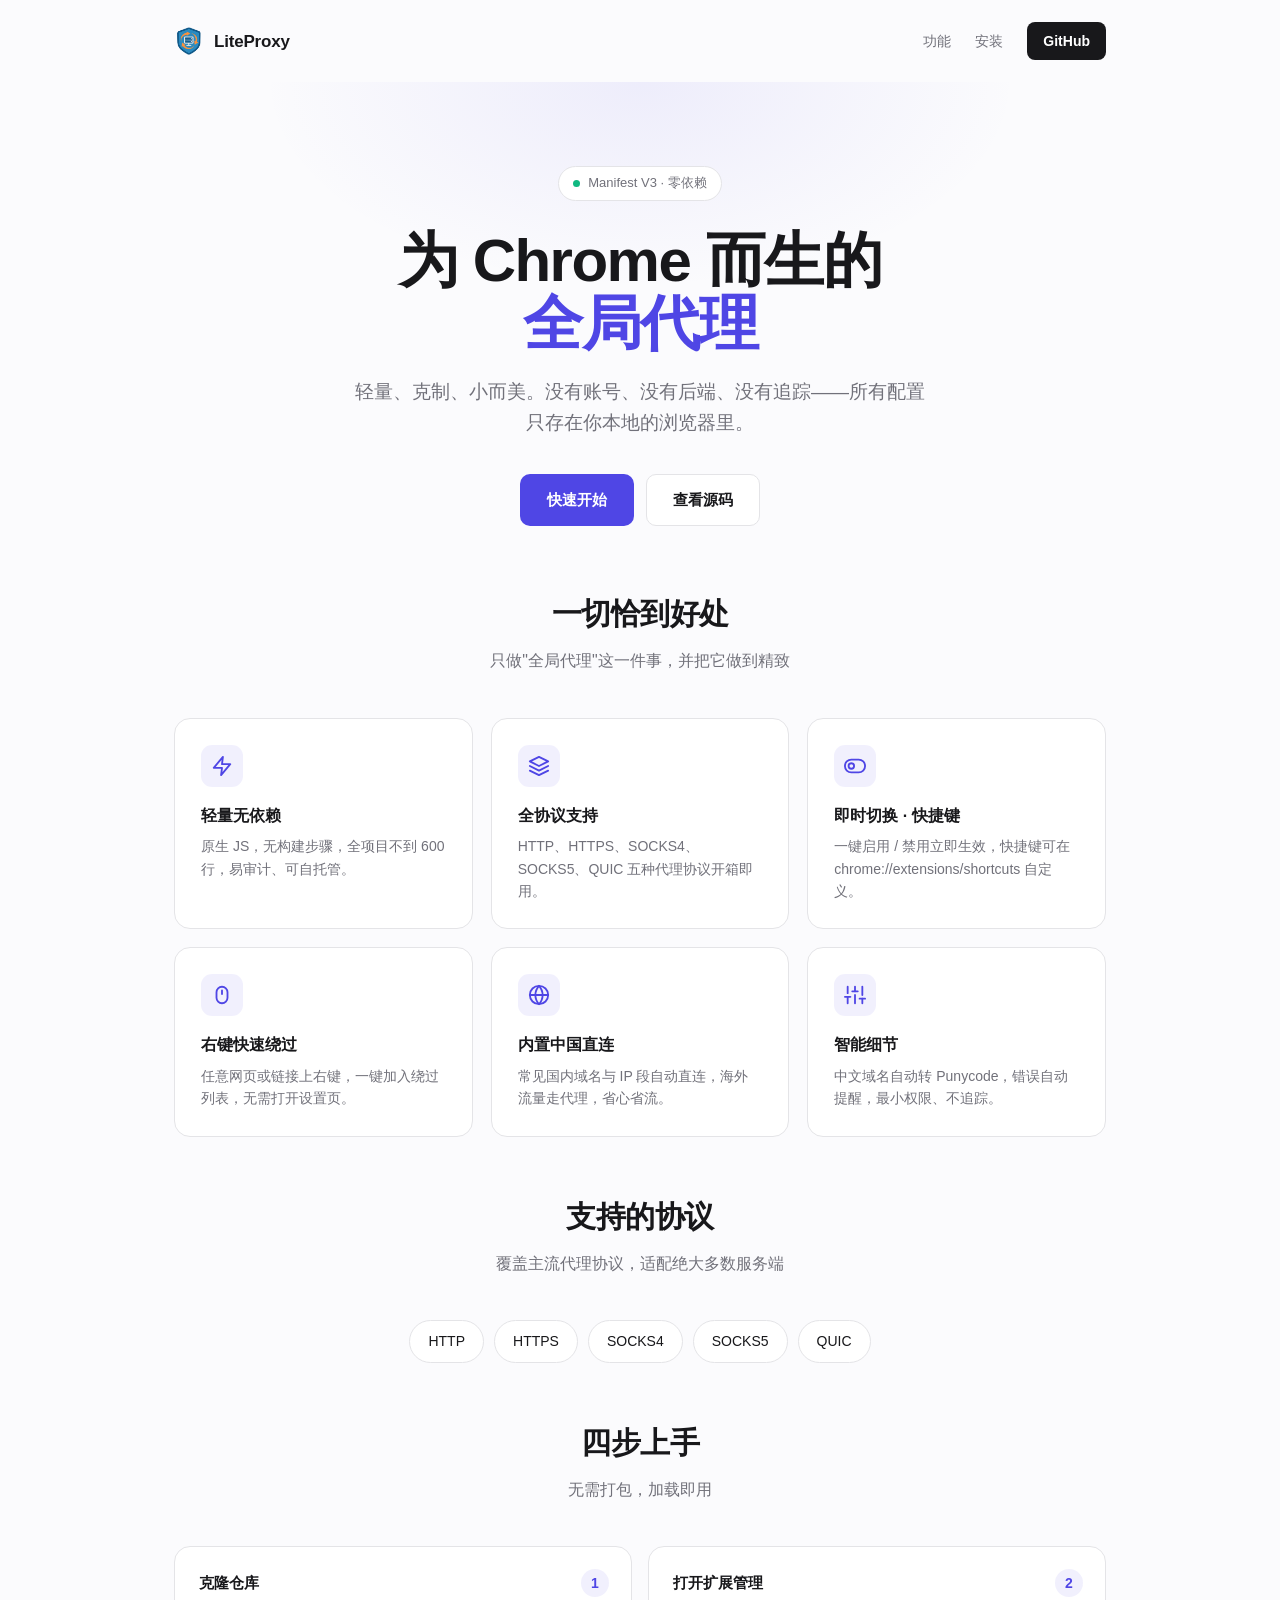
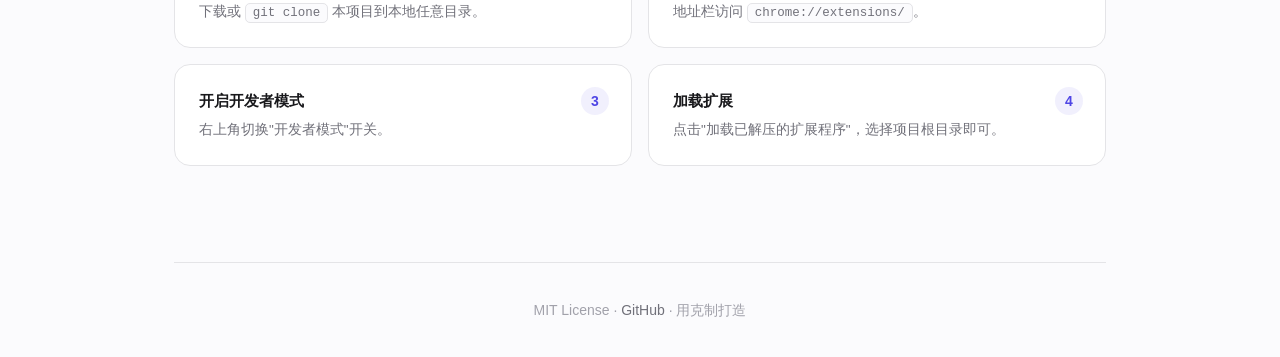
<file: docs/index.html>
<!DOCTYPE html>
<html lang="zh">
  <head>
    <meta charset="UTF-8" />
    <meta name="viewport" content="width=device-width, initial-scale=1.0" />
    <title>LiteProxy · 为 Chrome 而生的全局代理</title>
    <meta name="description" content="基于 Manifest V3 的 Chrome 全局代理扩展。轻量、克制、小而美。" />
    <style>
      :root {
        --bg: #fbfbfd;
        --surface: #ffffff;
        --text: #18181b;
        --text-dim: #71717a;
        --text-mute: #a1a1aa;
        --border: #e4e4e7;
        --accent: #4f46e5;
        --accent-hover: #4338ca;
        --accent-soft: rgba(79, 70, 229, 0.08);
        --success: #10b981;
        --radius: 16px;
        --font: -apple-system, BlinkMacSystemFont, "Segoe UI", "PingFang SC", "Microsoft YaHei UI", sans-serif;
      }
      * { margin: 0; padding: 0; box-sizing: border-box; }
      html { scroll-behavior: smooth; }
      body {
        font-family: var(--font);
        color: var(--text);
        background: var(--bg);
        line-height: 1.6;
        -webkit-font-smoothing: antialiased;
      }
      a { color: inherit; text-decoration: none; }
      .wrap { max-width: 980px; margin: 0 auto; padding: 0 24px; }

      nav { display: flex; align-items: center; justify-content: space-between; padding: 22px 0; }
      .nav-brand { display: flex; align-items: center; gap: 10px; font-weight: 700; font-size: 17px; letter-spacing: -0.2px; }
      .nav-brand img { width: 30px; height: 30px; }
      .nav-links { display: flex; align-items: center; gap: 24px; font-size: 14px; color: var(--text-dim); }
      .nav-links a:hover { color: var(--text); }
      .nav-cta { background: var(--text); color: #fff !important; padding: 8px 16px; border-radius: 8px; font-weight: 600; }
      .nav-cta:hover { background: #000; color: #fff !important; }

      .hero { text-align: center; padding: 84px 0 64px; position: relative; overflow: hidden; }
      .hero::before {
        content: ""; position: absolute; inset: 0;
        background: radial-gradient(58% 58% at 50% 0%, var(--accent-soft), transparent 70%);
        pointer-events: none;
      }
      .hero-badge {
        display: inline-flex; align-items: center; gap: 8px;
        background: var(--surface); border: 1px solid var(--border);
        padding: 6px 14px; border-radius: 999px; font-size: 13px; color: var(--text-dim);
        margin-bottom: 28px; position: relative;
      }
      .hero-badge .dot { width: 7px; height: 7px; border-radius: 50%; background: var(--success); }
      .hero h1 { font-size: clamp(38px, 6vw, 60px); font-weight: 800; letter-spacing: -1.5px; line-height: 1.05; position: relative; }
      .hero h1 .accent { color: var(--accent); }
      .hero p.lead { font-size: 19px; color: var(--text-dim); margin: 22px auto 0; max-width: 580px; position: relative; }
      .hero-cta { display: flex; gap: 12px; justify-content: center; margin-top: 36px; position: relative; flex-wrap: wrap; }
      .btn { padding: 13px 26px; border-radius: 10px; font-size: 15px; font-weight: 600; transition: all 0.15s ease; border: 1px solid transparent; display: inline-flex; align-items: center; gap: 8px; }
      .btn-primary { background: var(--accent); color: #fff; }
      .btn-primary:hover { background: var(--accent-hover); transform: translateY(-1px); }
      .btn-ghost { background: var(--surface); color: var(--text); border-color: var(--border); }
      .btn-ghost:hover { border-color: var(--text-mute); transform: translateY(-1px); }

      section { padding: 56px 0; }
      .section-title { font-size: 30px; font-weight: 700; letter-spacing: -0.5px; text-align: center; }
      .section-sub { text-align: center; color: var(--text-dim); margin-top: 10px; margin-bottom: 44px; font-size: 16px; }

      .grid { display: grid; grid-template-columns: repeat(3, 1fr); gap: 18px; }
      .feature {
        background: var(--surface); border: 1px solid var(--border); border-radius: var(--radius);
        padding: 26px; transition: all 0.2s ease;
      }
      .feature:hover { transform: translateY(-3px); box-shadow: 0 12px 30px rgba(24, 24, 27, 0.07); border-color: transparent; }
      .feature .ic {
        width: 42px; height: 42px; border-radius: 11px; background: var(--accent-soft); color: var(--accent);
        display: flex; align-items: center; justify-content: center; margin-bottom: 16px;
      }
      .feature h3 { font-size: 16px; font-weight: 600; margin-bottom: 7px; }
      .feature p { font-size: 14px; color: var(--text-dim); }

      .chips { display: flex; flex-wrap: wrap; gap: 10px; justify-content: center; }
      .chip { padding: 9px 18px; background: var(--surface); border: 1px solid var(--border); border-radius: 999px; font-size: 14px; font-weight: 500; }

      .steps { counter-reset: step; display: grid; grid-template-columns: repeat(2, 1fr); gap: 16px; }
      .step { background: var(--surface); border: 1px solid var(--border); border-radius: var(--radius); padding: 24px; position: relative; }
      .step::before {
        counter-increment: step; content: counter(step);
        position: absolute; top: 22px; right: 22px; width: 28px; height: 28px;
        background: var(--accent-soft); color: var(--accent); border-radius: 50%;
        display: flex; align-items: center; justify-content: center; font-weight: 700; font-size: 14px;
      }
      .step h4 { font-size: 15px; font-weight: 600; margin-bottom: 6px; padding-right: 36px; }
      .step p { font-size: 13.5px; color: var(--text-dim); }
      .step code { background: var(--bg); padding: 2px 7px; border-radius: 5px; font-size: 12.5px; border: 1px solid var(--border); }

      .kbd { display: inline-block; background: var(--surface); border: 1px solid var(--border); border-bottom-width: 2px; border-radius: 6px; padding: 2px 8px; font-size: 13px; font-family: ui-monospace, monospace; color: var(--text); }

      footer { border-top: 1px solid var(--border); padding: 36px 0; margin-top: 40px; text-align: center; color: var(--text-mute); font-size: 14px; }
      footer a { color: var(--text-dim); }
      footer a:hover { color: var(--accent); }

      @media (max-width: 720px) {
        .grid { grid-template-columns: 1fr; }
        .steps { grid-template-columns: 1fr; }
        .hero { padding: 56px 0 40px; }
        .nav-link-hide { display: none; }
      }
    </style>
  </head>
  <body>
    <div class="wrap">
      <nav>
        <a class="nav-brand" href="#">
          <img src="./logo.png" alt="LiteProxy" />
          <span>LiteProxy</span>
        </a>
        <div class="nav-links">
          <a href="#features" class="nav-link-hide">功能</a>
          <a href="#install" class="nav-link-hide">安装</a>
          <a href="https://github.com/jaxo4life/liteproxy" class="nav-cta">GitHub</a>
        </div>
      </nav>

      <header class="hero">
        <span class="hero-badge"><span class="dot"></span> Manifest V3 · 零依赖</span>
        <h1>为 Chrome 而生的<br /><span class="accent">全局代理</span></h1>
        <p class="lead">轻量、克制、小而美。没有账号、没有后端、没有追踪——所有配置只存在你本地的浏览器里。</p>
        <div class="hero-cta">
          <a href="#install" class="btn btn-primary">快速开始</a>
          <a href="https://github.com/jaxo4life/liteproxy" class="btn btn-ghost">查看源码</a>
        </div>
      </header>

      <section id="features" style="padding-top: 0;">
        <h2 class="section-title">一切恰到好处</h2>
        <p class="section-sub">只做"全局代理"这一件事，并把它做到精致</p>
        <div class="grid">
          <div class="feature">
            <div class="ic"><svg width="22" height="22" viewBox="0 0 24 24" fill="none" stroke="currentColor" stroke-width="2" stroke-linecap="round" stroke-linejoin="round"><polygon points="13 2 3 14 12 14 11 22 21 10 12 10 13 2"></polygon></svg></div>
            <h3>轻量无依赖</h3>
            <p>原生 JS，无构建步骤，全项目不到 600 行，易审计、可自托管。</p>
          </div>
          <div class="feature">
            <div class="ic"><svg width="22" height="22" viewBox="0 0 24 24" fill="none" stroke="currentColor" stroke-width="2" stroke-linecap="round" stroke-linejoin="round"><polygon points="12 2 2 7 12 12 22 7 12 2"></polygon><polyline points="2 17 12 22 22 17"></polyline><polyline points="2 12 12 17 22 12"></polyline></svg></div>
            <h3>全协议支持</h3>
            <p>HTTP、HTTPS、SOCKS4、SOCKS5、QUIC 五种代理协议开箱即用。</p>
          </div>
          <div class="feature">
            <div class="ic"><svg width="22" height="22" viewBox="0 0 24 24" fill="none" stroke="currentColor" stroke-width="2" stroke-linecap="round" stroke-linejoin="round"><rect x="1" y="5" width="22" height="14" rx="7"></rect><circle cx="8" cy="12" r="3"></circle></svg></div>
            <h3>即时切换 · 快捷键</h3>
            <p>一键启用 / 禁用立即生效，快捷键可在 chrome://extensions/shortcuts 自定义。</p>
          </div>
          <div class="feature">
            <div class="ic"><svg width="22" height="22" viewBox="0 0 24 24" fill="none" stroke="currentColor" stroke-width="2" stroke-linecap="round" stroke-linejoin="round"><rect x="6" y="3" width="12" height="18" rx="6"></rect><line x1="12" y1="7" x2="12" y2="11"></line></svg></div>
            <h3>右键快速绕过</h3>
            <p>任意网页或链接上右键，一键加入绕过列表，无需打开设置页。</p>
          </div>
          <div class="feature">
            <div class="ic"><svg width="22" height="22" viewBox="0 0 24 24" fill="none" stroke="currentColor" stroke-width="2" stroke-linecap="round" stroke-linejoin="round"><circle cx="12" cy="12" r="10"></circle><line x1="2" y1="12" x2="22" y2="12"></line><path d="M12 2a15.3 15.3 0 0 1 4 10 15.3 15.3 0 0 1-4 10 15.3 15.3 0 0 1-4-10 15.3 15.3 0 0 1 4-10z"></path></svg></div>
            <h3>内置中国直连</h3>
            <p>常见国内域名与 IP 段自动直连，海外流量走代理，省心省流。</p>
          </div>
          <div class="feature">
            <div class="ic"><svg width="22" height="22" viewBox="0 0 24 24" fill="none" stroke="currentColor" stroke-width="2" stroke-linecap="round" stroke-linejoin="round"><line x1="4" y1="21" x2="4" y2="14"></line><line x1="4" y1="10" x2="4" y2="3"></line><line x1="12" y1="21" x2="12" y2="12"></line><line x1="12" y1="8" x2="12" y2="3"></line><line x1="20" y1="21" x2="20" y2="16"></line><line x1="20" y1="12" x2="20" y2="3"></line><line x1="1" y1="14" x2="7" y2="14"></line><line x1="9" y1="8" x2="15" y2="8"></line><line x1="17" y1="16" x2="23" y2="16"></line></svg></div>
            <h3>智能细节</h3>
            <p>中文域名自动转 Punycode，错误自动提醒，最小权限、不追踪。</p>
          </div>
        </div>
      </section>

      <section style="padding-top: 0;">
        <h2 class="section-title">支持的协议</h2>
        <p class="section-sub">覆盖主流代理协议，适配绝大多数服务端</p>
        <div class="chips">
          <span class="chip">HTTP</span>
          <span class="chip">HTTPS</span>
          <span class="chip">SOCKS4</span>
          <span class="chip">SOCKS5</span>
          <span class="chip">QUIC</span>
        </div>
      </section>

      <section id="install" style="padding-top: 0;">
        <h2 class="section-title">四步上手</h2>
        <p class="section-sub">无需打包，加载即用</p>
        <div class="steps">
          <div class="step">
            <h4>克隆仓库</h4>
            <p>下载或 <code>git clone</code> 本项目到本地任意目录。</p>
          </div>
          <div class="step">
            <h4>打开扩展管理</h4>
            <p>地址栏访问 <code>chrome://extensions/</code>。</p>
          </div>
          <div class="step">
            <h4>开启开发者模式</h4>
            <p>右上角切换"开发者模式"开关。</p>
          </div>
          <div class="step">
            <h4>加载扩展</h4>
            <p>点击"加载已解压的扩展程序"，选择项目根目录即可。</p>
          </div>
        </div>
      </section>

      <footer>
        <p>MIT License · <a href="https://github.com/jaxo4life/liteproxy">GitHub</a> · 用克制打造</p>
      </footer>
    </div>
  </body>
</html>
</file>
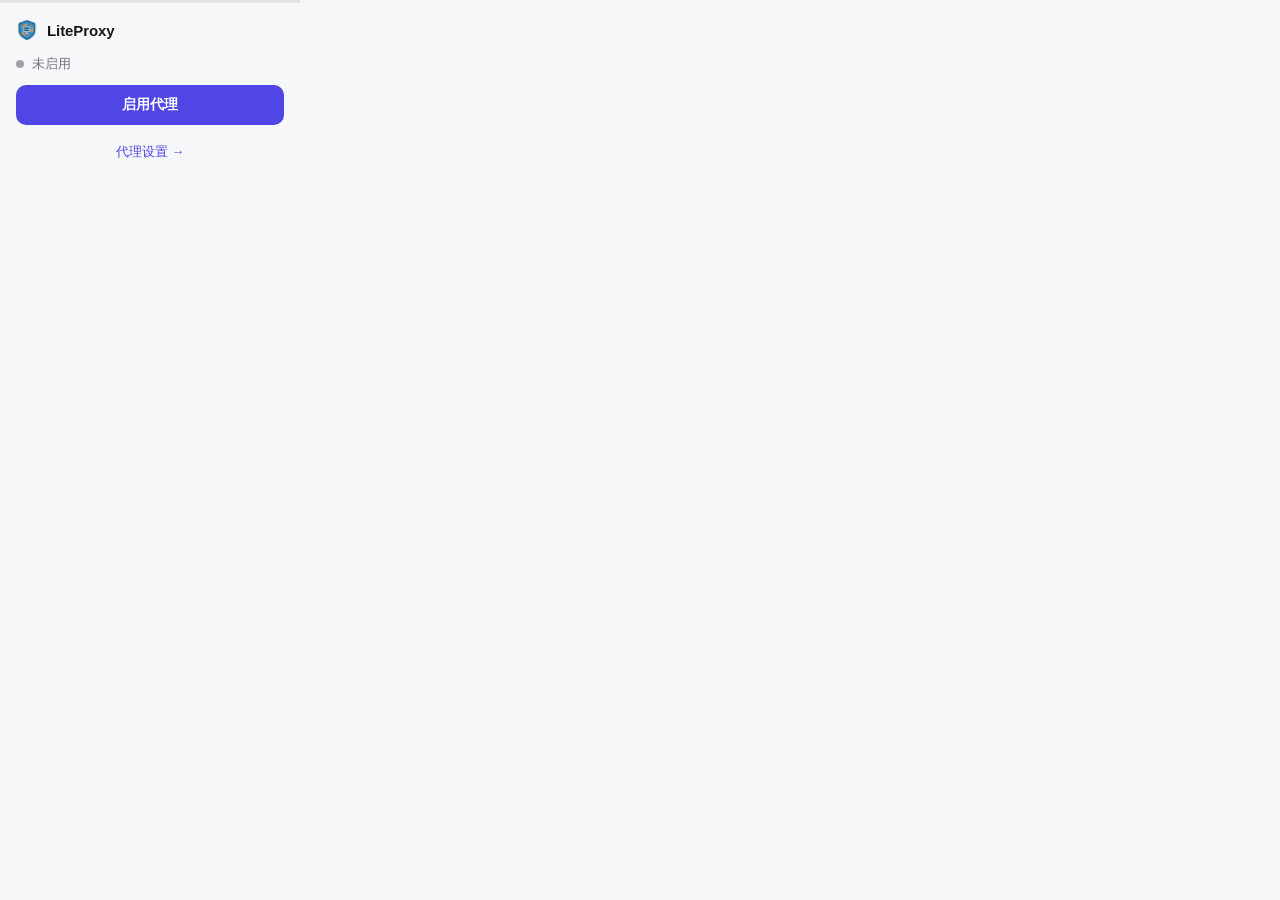
<file: popup.html>
<!DOCTYPE html>
<html lang="zh">
  <head>
    <meta charset="UTF-8" />
    <title>LiteProxy</title>
    <link rel="stylesheet" href="popup.css" />
  </head>
  <body>
    <div class="status-bar" id="statusBar"></div>
    <div class="popup">
      <header class="top">
        <div class="brand">
          <img src="/public/icons/icon48.png" alt="LiteProxy" class="logo" />
          <span class="name">LiteProxy</span>
        </div>
        <span id="version" class="ver"></span>
      </header>

      <div class="state" id="stateLine">
        <span class="dot" id="stateDot"></span>
        <span id="stateText">未启用</span>
      </div>

      <div id="proxyCard" class="proxy-card empty"></div>

      <button id="toggleButton" class="toggle">启用代理</button>
      <button id="settingsBtn" class="link">代理设置 →</button>
    </div>

    <script src="popup.js"></script>
  </body>
</html>
</file>
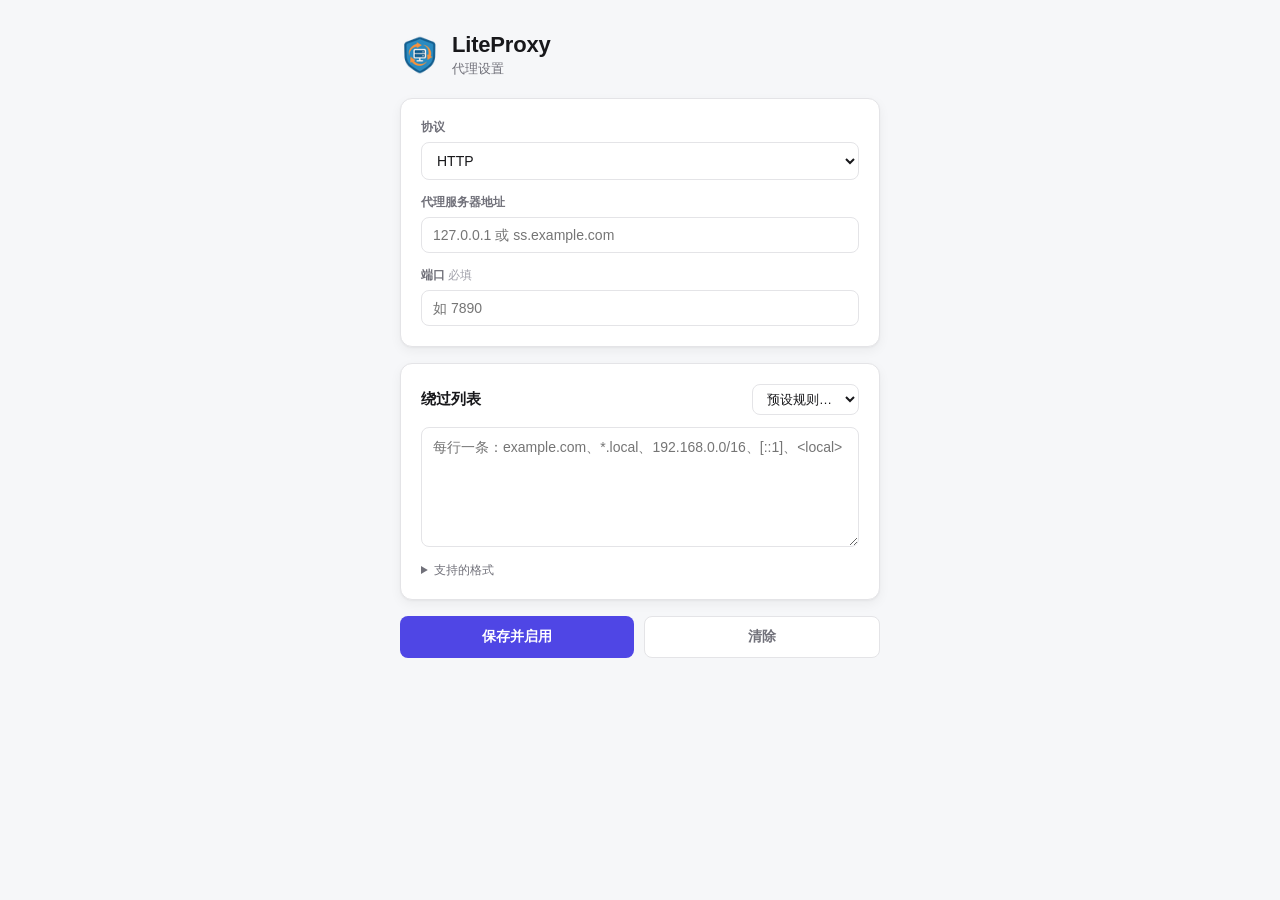
<file: settings.html>
<!DOCTYPE html>
<html lang="zh">
  <head>
    <meta charset="UTF-8" />
    <title>LiteProxy · 代理设置</title>
    <link rel="stylesheet" href="settings.css" />
  </head>
  <body>
    <main class="container">
      <header class="head">
        <div class="brand">
          <img src="/public/icons/icon48.png" alt="LiteProxy" class="logo" />
          <div>
            <h1>LiteProxy</h1>
            <p class="sub">代理设置</p>
          </div>
        </div>
      </header>

      <section class="card">
        <div class="fields">
          <div class="field">
            <label for="proxyScheme">协议</label>
            <select id="proxyScheme">
              <option value="http">HTTP</option>
              <option value="https">HTTPS</option>
              <option value="socks4">SOCKS4</option>
              <option value="socks5">SOCKS5</option>
              <option value="quic">QUIC</option>
            </select>
          </div>
          <div class="field">
            <label for="proxyHost">代理服务器地址</label>
            <input id="proxyHost" type="text" placeholder="127.0.0.1 或 ss.example.com" autocomplete="off" />
          </div>
          <div class="field">
            <label for="proxyPort">端口 <span class="hint">必填</span></label>
            <input id="proxyPort" type="number" placeholder="如 7890" autocomplete="off" required />
          </div>
        </div>
      </section>

      <section class="card">
        <div class="bypass-head">
          <h2>绕过列表</h2>
          <select id="presetSelect" class="preset">
            <option value="">预设规则…</option>
          </select>
        </div>
        <textarea id="bypassList" placeholder="每行一条：example.com、*.local、192.168.0.0/16、[::1]、&lt;local&gt;"></textarea>
        <details class="help">
          <summary>支持的格式</summary>
          <ul>
            <li><code>example.com</code> · 域名</li>
            <li><code>*.example.com</code> · 通配符</li>
            <li><code>192.168.1.1</code> · IPv4</li>
            <li><code>192.168.0.0/16</code> · CIDR 网段</li>
            <li><code>[::1]</code> · IPv6</li>
            <li><code>http://example.com</code> · 指定协议</li>
            <li><code>&lt;local&gt;</code> · 本地地址</li>
            <li>支持中文域名（自动转 Punycode）</li>
          </ul>
        </details>
      </section>

      <div class="actions">
        <button id="setProxy" class="primary">保存并启用</button>
        <button id="clearProxy" class="ghost">清除</button>
      </div>
    </main>
    <script src="settings.js"></script>
  </body>
</html>
</file>
<file: popup.css>
* { margin: 0; padding: 0; box-sizing: border-box; }

:root {
  --bg: #f6f7f9;
  --surface: #ffffff;
  --text: #18181b;
  --text-dim: #71717a;
  --text-mute: #a1a1aa;
  --border: #e4e4e7;
  --accent: #4f46e5;
  --accent-hover: #4338ca;
  --accent-soft: rgba(79, 70, 229, 0.08);
  --success: #10b981;
  --danger: #ef4444;
  --shadow: 0 1px 2px rgba(24, 24, 27, 0.04), 0 1px 3px rgba(24, 24, 27, 0.06);
  --radius: 10px;
  --font: -apple-system, BlinkMacSystemFont, "Segoe UI", "PingFang SC", "Microsoft YaHei UI", sans-serif;
}

body {
  width: 300px;
  background: var(--bg);
  color: var(--text);
  font-family: var(--font);
  font-size: 14px;
}

/* 顶部状态色条：开=绿 / 关=灰 */
.status-bar {
  height: 3px;
  width: 100%;
  background: var(--border);
  transition: background 0.3s ease;
}
.status-bar.on { background: var(--success); }

.popup { padding: 16px; }

.top {
  display: flex;
  align-items: center;
  justify-content: space-between;
  margin-bottom: 14px;
}
.brand { display: flex; align-items: center; gap: 9px; }
.logo { width: 22px; height: 22px; }
.name { font-weight: 700; font-size: 15px; letter-spacing: -0.1px; }
.ver { font-size: 11px; color: var(--text-dim); }

/* 状态指示灯 + 文案 */
.state {
  display: flex;
  align-items: center;
  gap: 8px;
  margin-bottom: 12px;
  font-size: 13px;
  color: var(--text-dim);
}
.dot {
  width: 8px;
  height: 8px;
  border-radius: 50%;
  background: var(--text-mute);
  flex-shrink: 0;
  transition: background 0.3s ease;
}
.state.on .dot {
  background: var(--success);
  box-shadow: 0 0 0 3px rgba(16, 185, 129, 0.15);
  animation: pulse 2s ease-in-out infinite;
}
.state.on #stateText {
  color: var(--text);
  font-weight: 500;
}
@keyframes pulse {
  0%, 100% { box-shadow: 0 0 0 3px rgba(16, 185, 129, 0.15); }
  50% { box-shadow: 0 0 0 5px rgba(16, 185, 129, 0.06); }
}
@media (prefers-reduced-motion: reduce) {
  .state.on .dot { animation: none; }
}

/* 内嵌代理信息卡 */
.proxy-card {
  background: var(--surface);
  border: 1px solid var(--border);
  border-radius: var(--radius);
  padding: 12px;
  box-shadow: var(--shadow);
  margin-bottom: 14px;
}
.proxy-card.empty { display: none; }
.proxy-row {
  display: flex;
  justify-content: space-between;
  gap: 12px;
  padding: 3px 0;
  font-size: 13px;
}
.proxy-k { color: var(--text-dim); flex-shrink: 0; }
.proxy-v {
  color: var(--text);
  font-weight: 600;
  text-align: right;
  overflow: hidden;
  text-overflow: ellipsis;
  white-space: nowrap;
}
.proxy-bypass {
  margin-top: 9px;
  padding-top: 9px;
  border-top: 1px dashed var(--border);
  font-size: 12px;
  color: var(--text-dim);
}

/* 主按钮：关态=靛蓝启用 / 开态=红色禁用 */
.toggle {
  width: 100%;
  padding: 11px;
  border: none;
  border-radius: var(--radius);
  background: var(--accent);
  color: #fff;
  font-size: 14px;
  font-weight: 600;
  font-family: inherit;
  cursor: pointer;
  transition: background 0.15s ease, transform 0.05s ease;
}
.toggle:hover { background: var(--accent-hover); }
.toggle.on { background: var(--danger); }
.toggle.on:hover { background: #dc2626; }
.toggle:active { transform: scale(0.98); }

.link {
  display: block;
  width: 100%;
  margin-top: 10px;
  padding: 8px;
  background: transparent;
  border: none;
  color: var(--accent);
  font-size: 13px;
  font-weight: 500;
  font-family: inherit;
  cursor: pointer;
  border-radius: var(--radius);
  transition: background 0.15s ease;
}
.link:hover { background: var(--accent-soft); }
</file>
<file: settings.css>
* { margin: 0; padding: 0; box-sizing: border-box; }

:root {
  --bg: #f6f7f9;
  --surface: #ffffff;
  --text: #18181b;
  --text-dim: #71717a;
  --border: #e4e4e7;
  --accent: #4f46e5;
  --accent-hover: #4338ca;
  --accent-soft: rgba(79, 70, 229, 0.08);
  --danger: #ef4444;
  --shadow: 0 1px 2px rgba(24, 24, 27, 0.04), 0 4px 12px rgba(24, 24, 27, 0.05);
  --radius: 12px;
  --font: -apple-system, BlinkMacSystemFont, "Segoe UI", "PingFang SC", "Microsoft YaHei UI", sans-serif;
}

body {
  background: var(--bg);
  font-family: var(--font);
  color: var(--text);
  display: flex;
  justify-content: center;
  padding: 32px 16px;
  font-size: 14px;
}

.container { width: 100%; max-width: 480px; }

.head { margin-bottom: 20px; }
.brand { display: flex; align-items: center; gap: 12px; }
.logo { width: 40px; height: 40px; }
h1 { font-size: 22px; font-weight: 700; letter-spacing: -0.2px; }
.sub { font-size: 13px; color: var(--text-dim); margin-top: 2px; }

.card {
  background: var(--surface);
  border: 1px solid var(--border);
  border-radius: var(--radius);
  padding: 20px;
  margin-bottom: 16px;
  box-shadow: var(--shadow);
}

.fields { display: flex; flex-direction: column; gap: 14px; }
.field { display: flex; flex-direction: column; gap: 6px; }
label { font-size: 12px; font-weight: 600; color: var(--text-dim); }
.hint { font-weight: 400; color: #a1a1aa; }

select,
input,
textarea {
  width: 100%;
  padding: 9px 11px;
  border: 1px solid var(--border);
  border-radius: 8px;
  background: var(--surface);
  color: var(--text);
  font-size: 14px;
  font-family: inherit;
  transition: border-color 0.15s ease, box-shadow 0.15s ease;
}
select:focus,
input:focus,
textarea:focus {
  outline: none;
  border-color: var(--accent);
  box-shadow: 0 0 0 3px var(--accent-soft);
}
textarea { min-height: 120px; resize: vertical; line-height: 1.5; }

.bypass-head {
  display: flex;
  align-items: center;
  justify-content: space-between;
  margin-bottom: 12px;
}
.bypass-head h2 { font-size: 15px; font-weight: 600; }
.preset { width: auto; padding: 6px 10px; font-size: 13px; }

.help { margin-top: 12px; }
.help summary {
  cursor: pointer;
  font-size: 12px;
  color: var(--text-dim);
  user-select: none;
}
.help ul {
  margin-top: 8px;
  list-style: none;
  display: grid;
  gap: 6px;
}
.help li { font-size: 12px; color: var(--text-dim); }
.help code {
  background: var(--bg);
  padding: 1px 6px;
  border-radius: 4px;
  font-size: 11px;
  color: var(--text);
  border: 1px solid var(--border);
}

.actions { display: flex; gap: 10px; }
button {
  flex: 1;
  padding: 11px;
  border: none;
  border-radius: 8px;
  font-size: 14px;
  font-weight: 600;
  font-family: inherit;
  cursor: pointer;
  transition: background 0.15s ease, transform 0.05s ease;
}
button.primary { background: var(--accent); color: #fff; }
button.primary:hover { background: var(--accent-hover); }
button.ghost {
  background: var(--surface);
  color: var(--text-dim);
  border: 1px solid var(--border);
}
button.ghost:hover { background: var(--bg); color: var(--danger); border-color: var(--danger); }
button:active { transform: scale(0.98); }
</file>
